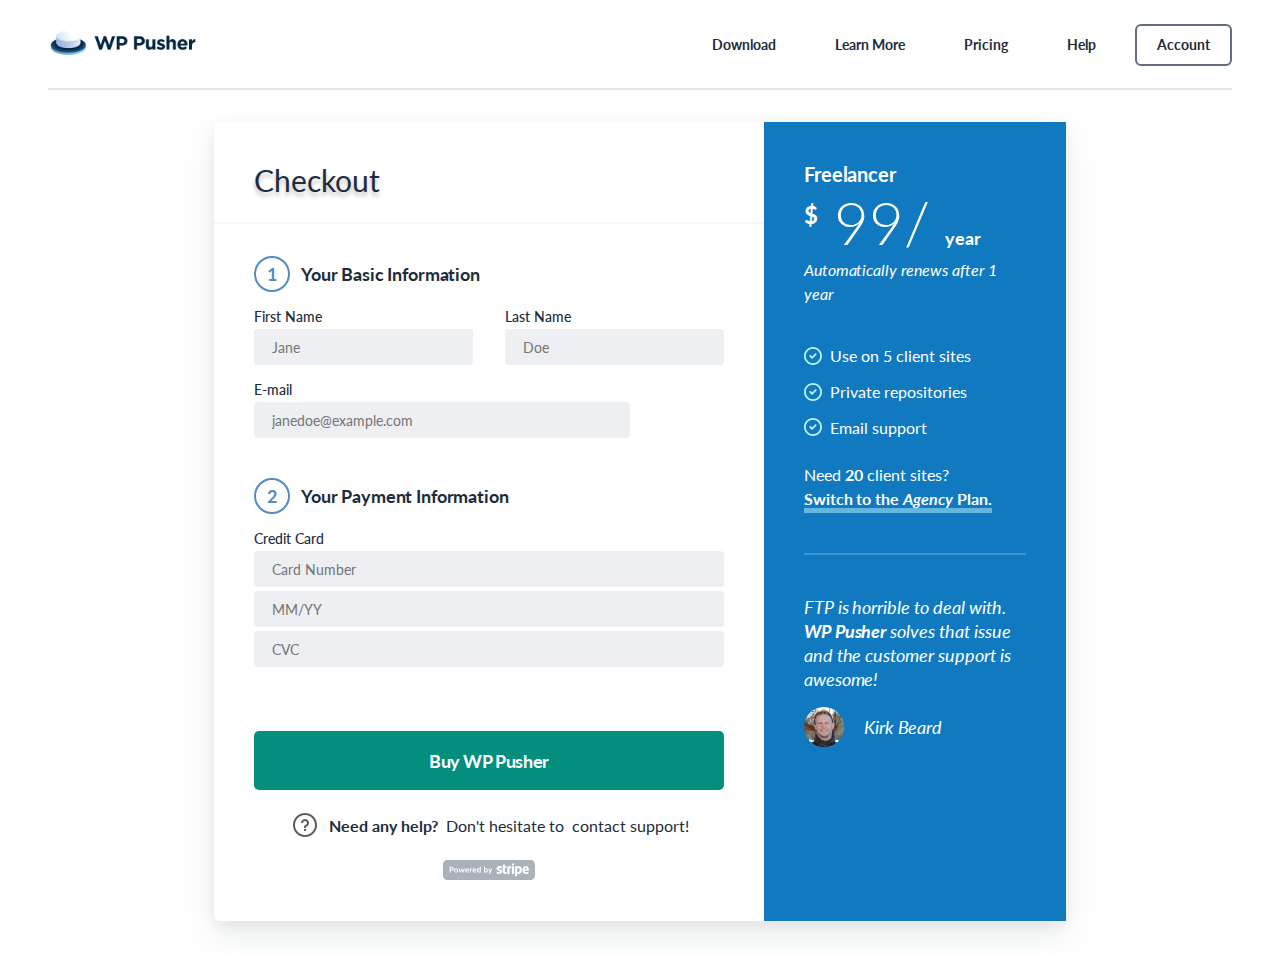
<file: index.html>
<!DOCTYPE html>
<html lang="en">
<head>
    <meta charset="UTF-8">
    <meta name="Description" content="Oshikoya Malik assignment 3">
    <title>Document</title>
    <link rel="stylesheet" href="style2.css">
</head>
<body>
    <header>
        <nav>
            <a href="https://altschool3.vercel.app" class="logo"><img src="wppusher-logo.png" alt="wppusher-logo"></a>
            <ul class="nav_links">
                <li><a href="https://altschool3.vercel.app">Download</a>
                </li>
                <li><a href="https://altschool3.vercel.app">Learn More</a>
                </li>
                <li><a href="https://altschool3.vercel.app">Pricing</a>
                </li>
                <li><a href="https://altschool3.vercel.app">Help</a>
                </li>
                <li><a class="cta" href="https://altschool3.vercel.app">Account</a>
                </li>
            </ul>
        </nav>
    </header>
    <main>
        <article id="#main">
            <section class="left">
                <h1 class="grey_bottom_border">Checkout</h1>
                <fieldset class="   ">
                    <legend>
                        <span class="circle">1</span>
                        Your Basic Information 
                    </legend>
                    <div class="left_group1">
                        <div class="inputdiv">
                            <label for="firstname">First Name</label>
                            <input type="text" placeholder="Jane" id="firstname" required aria-required="true">
                        </div>
                        <div class="inputdiv">
                            <label for="lastname">Last Name</label>
                            <input type="text" placeholder="Doe" id="lastname" required aria-required="true">
                        </div>
                    </div>
                    <div class="left_group2">
                        <div class="inputdiv">
                            <label for="email">E-mail</label>
                            <input type="text" placeholder="janedoe@example.com" id="email" required aria-required="true">
                        </div>
                </fieldset>
                <fieldset class="grey_bottom_border">
                  <legend>
                    <span class="circle">2</span>
                    Your Payment Information
                  </legend>
                  <div class="creditcardinput">
                    <div class="inputdiv">
                        <label for="CardNumber">Credit Card</label>
                    <input type="text" placeholder="Card Number" id="CardNumber" required aria-required="true">
                    <input type="text" class="shrink" placeholder="MM/YY" id="ExpiryDate" required aria-required="true">
                    <input type="text" class="shrink" placeholder="CVC" id="CVC" required aria-required="true">
                    </div>
                  </div>
                </fieldset>
                <footer class="left_footer">
                    <button>Buy WP Pusher</button>
                    <p>
                        <img src="help_32px.png" alt="info icon">
                        <span>Need any help?</span>
                        Don't hesitate to
                        <a href="">contact support!</a>
                    </p>
                        <img src="powered_by_stripe.svg" alt="stripe logo">
                </footer>
            </section>
            <section class="right">
                <header class="right_header">
             <h3>Freelancer</h3>
             <h2>
                <sup>$</sup>
                99/
                <span>year</span>
              </h2>  
              <p>Automatically renews after 1 year</p>
                </header>
             <div class="right_main">
                <ul>
                    <li>
                        <img src="check_icon.svg" alt="check_icon">
                        <p>Use on 5 client sites</p>
                    </li>
                    <li>
                        <img src="check_icon.svg" alt="check_icon">
                        <p>Private repositories</p>
                    </li>
                    <li>
                        <img src="check_icon.svg" alt="check_icon">
                        <p>Email support</p>
                    </li>
                </ul>
                <p>
                    Need
                    <span>20</span>
                    client sites?
                    <br>
                    <a href="http://127.0.0.1:5500/index.html">Switch to the 
                        <span>Agency</span>
                         Plan.
                        </a>
                </p>
             </div>
               
               <footer class="right_footer">
                <p>
                    FTP is horrible to deal with.
                  <span>WP Pusher</span>
                    solves that issue and the customer support is awesome!
                </p>
                <div class="user">
                    <img src="kirk.png" alt="user photo">
                    <p>Kirk Beard</p>
                </div>
               </footer>

            </section>
        </article>
    </main>
</body>
</html>
</file>
<file: style2.css>
@import url('https://fonts.googleapis.com/css2?family=Lato:wght@100;300;400;700;900&display=swap');

*,
*::before,
*::after {
    box-sizing: border-box;
    margin: 0;
    padding: 0;
    transition: all 0.3s ease-in-out;
    font-family: Lato, sans-serif;

}

a {
    text-decoration: none;
    color: inherit;
}

p span {
    font-weight: 700;
}



input {
    padding: 0.5rem 1.05rem;
    border: solid 1.75px transparent;
    border-radius: 4px;
    background: #EDEFF2;
    width: 100%;
    color: #646E7A;
    font-size: 0.875rem;
    font-style: normal;
    font-weight: 400;
    line-height: normal;
    height: 36px;

    &:hover,
    &:focus,
    &:active {
        border: 1.75px solid #1179BF;
        outline: none;
    }
}

label {
    display: flex;
    align-items: center;
    font-weight: 500;
    font-size: 0.89rem;
}




.grey_bottom_border {
    padding-bottom: 1.5rem;
    border-bottom: solid 2px #F5F7FA;
}





nav {
    display: flex;
    justify-content: space-between;
    margin-inline: 3rem;
    padding-block: 1.75rem;
    border-bottom: solid 2px #E0E6EA;

    .logo {
        width: 25vw;
        max-width: 150px;

        img {
            width: 100%;
        }
    }

    .nav_links {
        display: flex;
        gap: 1.2rem;
        list-style: none;
        align-items: center;

        li:not(:last-child) {
            @media (max-width: 1023px) {
                display: none;

            }
        }

        a {
            color: #1D2C3C;
            text-align: center;
            font-family: Lato;
            font-size: 14px;
            font-weight: 700;
            line-height: normal;
            letter-spacing: -0.01px;
            font-size: 0.875rem;
            padding: 0.65rem 1.25rem;

            &:hover {
                text-decoration: underline;
                text-decoration-thickness: 3px;
                text-decoration-color: #1D2C3C;
            }

            &.cta {
                border-radius: 6px;
                border: 2px solid #646E7A;

                &:hover {
                    background-color: #1D2C3C;
                    border-color: #1D2C3C;
                    color: white;
                    text-decoration: none;
                }
            }
        }
    }
}


main {
    display: flex;
    align-items: center;
    justify-content: center;
    padding: 1rem;
    min-height: calc(100vh - 90.654px);
    width: 100%;


    @media (min-width: 756px) {
        padding: 2rem;
    }

    article {
        display: flex;
        flex-direction: column-reverse;
        width: 100%;
        max-width: 900px;
        background: #FFF;
        margin-inline: auto;
        border-radius: 6px;
        box-shadow: 0px 5px 15px 0px rgba(0, 0, 0, 0.05), 0px 15px 35px 0px rgba(43, 64, 78, 0.10);

        @media (min-width: 720px) and (max-width: 1023px) {
            width: 70%;
        }

        @media (min-width: 1024px) {
            display: grid;
            grid-template-columns: 1fr 0.55fr;
            align-items: stretch;
            width: 80%;
        }

        @media (min-width: 1156px) {
            width: 70%;
        }

    }



    .inputdiv {
        display: flex;
        flex-direction: column;
        gap: 0.25rem;
        margin-block: 0.5rem;

        .credit-card-input {
            display: flex;
            margin-right: 8px;
            border: 1.75px solid transparent;
            background: #EDEFF2;



            &:focus-within,
            &:hover {
                border: 1.75px solid #1179BF;
                outline: none;
                border-radius: 4px;
            }

            input {
                flex: 1;
                border: none;
                outline: none;

                &:hover,

                &:active {
                    border: none;
                    outline: none;
                }

            }

            .shrink {
                flex: 0.175;
            }
        }



    }



    .left {
        display: flex;
        flex-direction: column;
        gap: 2rem;
        color: #1D2C3C;
        padding-block: 1rem;

        @media (min-width: 1024px) {
            padding-block: 2.5rem;
        }

        >* {
            padding-inline: 1.5rem;

            @media (min-width: 1024px) {
                padding-inline: 2.5rem;
            }
        }


        h1 {
            color: #1D2C3C;
            text-shadow: 0px 4px 4px rgba(0, 0, 0, 0.25);
            font-family: Lato;
            font-size: 30px;
            font-style: normal;
            font-weight: 400;
            line-height: normal;
        }

        fieldset {
            appearance: none;
            border: none;
            outline: none;

            legend {
                color: #1D2C3C;
                font-family: Lato;
                font-size: 18px;
                font-weight: 700;
                line-height: normal;
                letter-spacing: -0.16px;
                margin-bottom: .5rem;

                .circle {
                    display: inline-flex;
                    align-items: center;
                    justify-content: center;
                    height: 2em;
                    width: 2em;
                    border-radius: 50%;
                    border: solid 2.6px #548BC5;
                    margin-right: 0.5rem;
                    font-weight: 700;
                    color: #548BC5;
                }
            }

        }


        .left_group1 {
            @media (min-width: 756px) {
                display: grid;
                grid-template-columns: 1fr 1fr;
                gap: 2rem;

            }
        }

        .left_group2 {
            width: 100%;

            @media (min-width: 756px) {
                width: 80%;
            }
        }

        .left_footer {
            display: flex;
            flex-direction: column;
            gap: 1.2rem;
            align-items: center;
            justify-content: center;

            p {
                display: flex;
                flex-wrap: wrap;
                align-items: center;
                justify-content: center;
                gap: 0.5rem;
            }
        }

        button {
            width: 100%;
            border-radius: 5px;
            border: solid 2px transparent;
            padding-block: 1.025rem;
            cursor: pointer;
            background: #038E7D;
            color: #FFF;
            text-align: center;
            font-size: 18px;
            font-weight: 700;
            letter-spacing: -0.396px;

            &:hover {
                border: solid 2px #038E7D;
                background: white;
                color: #038E7D;

            }
        }
    }

    .right {
        display: flex;
        flex-direction: column;
        gap: 2.5rem;
        background: #1179BF;
        color: white;
        padding: 1.5rem;
        line-height: normal;


        @media (min-width: 720px) {
            padding: 2.5rem;
        }


        .right_header {
            h3 {
                font-size: 1.25rem;
                font-weight: 700;
                letter-spacing: -0.01px;
            }

            h2 {
                color: #FFF;
                font-size: 60px;
                font-weight: 300;
                letter-spacing: -0.015px;

                sup {
                    font-size: 24px;
                    font-weight: 700;
                }

                span {
                    font-size: 18px;
                    font-weight: 700;
                }
            }

            p {
                font-size: 1rem;
                font-style: italic;
                font-weight: 400;
                line-height: 1.5rem;
                letter-spacing: -0.008px;
            }
        }

        .right_main {
            display: flex;
            flex-direction: column;
            gap: 1.75rem;
            padding-bottom: 2.5rem;

            border-bottom: solid 2.5px rgba(255, 255, 255, 0.2005);

            ul {
                display: flex;
                flex-direction: column;
                gap: 1.05rem;


                li {
                    display: flex;
                    align-items: center;
                    gap: 0.5rem;

                    &::marker {
                        unicode-bidi: isolate;
                        font-variant-numeric: tabular-nums;
                        text-transform: none;
                        text-indent: 0px !important;
                        text-align: start !important;
                        text-align-last: start !important;
                        align-self: center;
                    }
                }
            }

            p a {
                color: #FFF;
                font-family: Lato;
                font-size: 16px;
                font-weight: 700;
                line-height: normal;
                letter-spacing: -0.008px;
                border-bottom: 5px solid rgba(185, 245, 255, 0.5);
                margin-top: 0.35rem;
                display: inline-block;

                &:hover {
                    border-bottom: 5px solid rgba(185, 245, 255, 1);
                }

                span {
                    font-style: italic;

                }
            }
        }

        .right_footer {
            font-size: 18px;
            font-style: italic;
            font-weight: 400;
            line-height: 24px;
            letter-spacing: -0.009px;

            .user {
                display: flex;
                align-items: center;
                gap: 1.25rem;
                margin-block: 1rem;

                img {
                    max-width: 40px;
                    border-radius: 100%;
                }
            }
        }

    }

}
</file>
